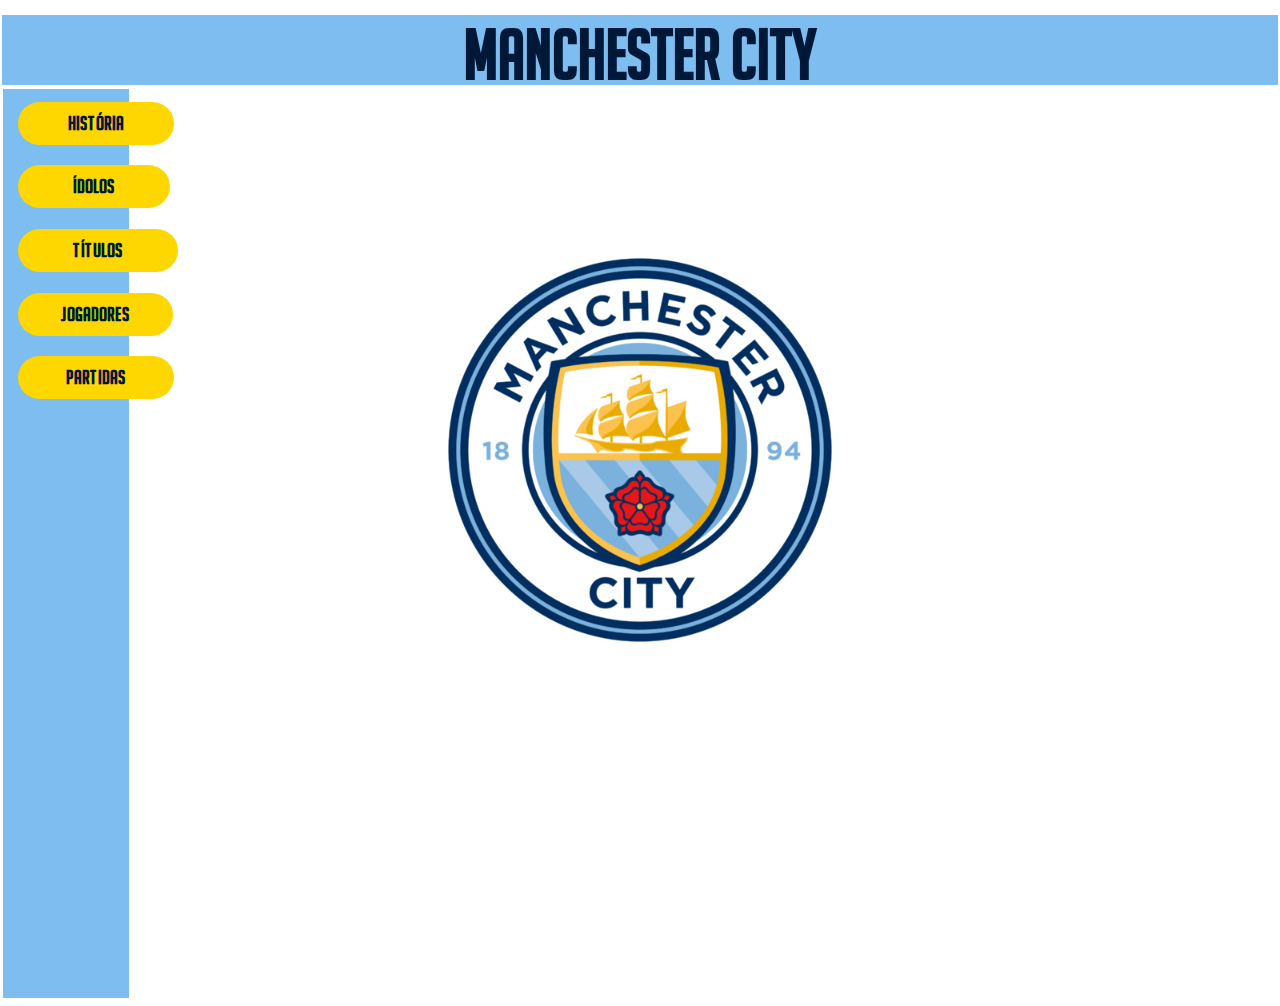
<file: index.html>
<!DOCTYPE html>
<html lang="en">

<head>
    <meta charset="UTF-8">
    <link rel="stylesheet" type="text/css" href="Style.css" />
    <title>ManCity</title>
</head>

<body>

    <div class="StyleDiv" align="center">
        <h1>MANCHESTER CITY</h1>
    </div>
    <div class="BlockOp">
       <a href="Historia.html">
        <input type="button" value="História" class="button">
       </a>
       
       <a href="Idols.html">
        <input type="button" value ="Ídolos" class="bottom">
       </a>

       <a href="Trophies.html">
        <input type="button" value="Títulos" class="bottom">
       </a>

       <a href="Players.html">
        <input type="button" value="Jogadores" class="battom">
       </a>
       
       <a href="https://www.transfermarkt.com.br/manchester-city/spielplandatum/verein/281">
        <input type="button" value="Partidas" class="pattom">
       </a>
    </div>

</body>

</html>
</file>
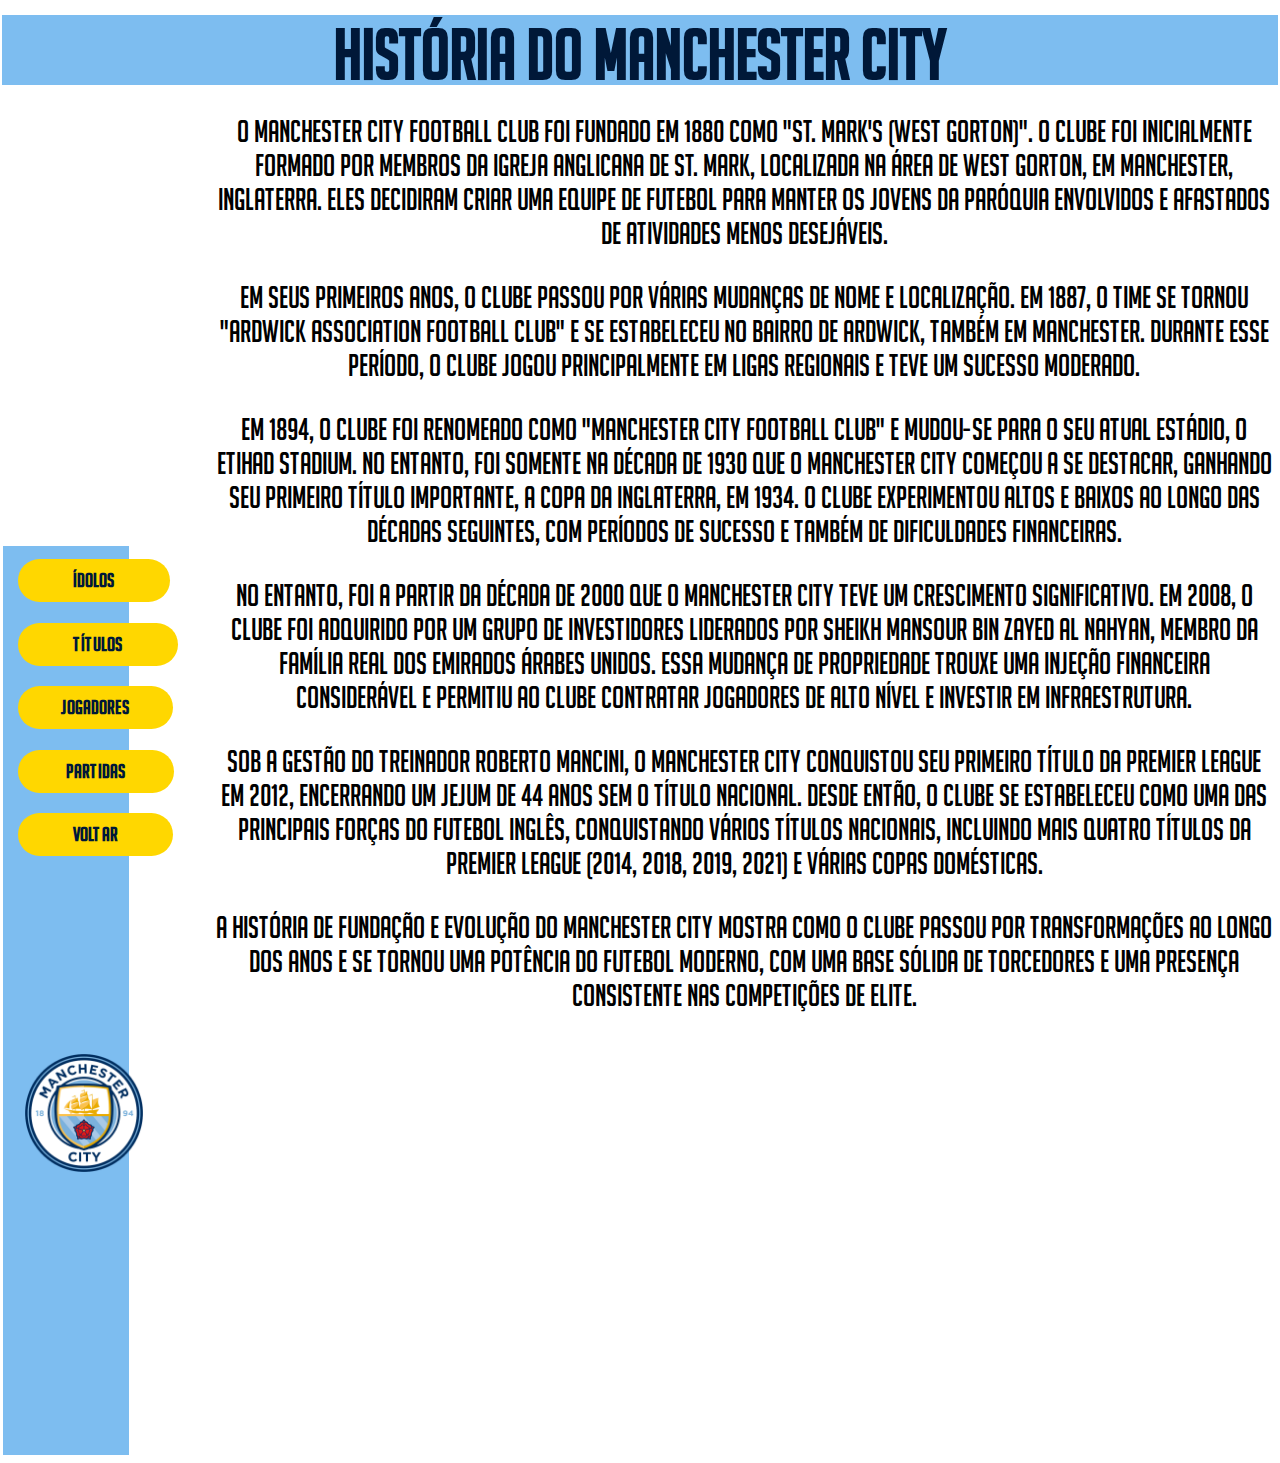
<file: Historia.html>
<!DOCTYPE html>
<html lang="en">

<head>
    <meta charset="UTF-8">
    <link rel="stylesheet" type="text/css" href="CSSHistoria.css" />
    <title>ManCityHistory</title>
</head>

<body>

    <div class="StyleDivHistoria" align="center">
        <h1>HISTÓRIA DO MANCHESTER CITY</h1>
    </div>

    <p align="center">
        O Manchester City Football Club foi fundado em 1880 como "St. Mark's (West Gorton)". O clube foi inicialmente formado por membros da Igreja Anglicana de St. Mark, localizada na área de West Gorton, em Manchester, Inglaterra. Eles decidiram criar uma equipe de futebol para manter os jovens da paróquia envolvidos e afastados de atividades menos desejáveis.
    </p>
    <p align="center">
        Em seus primeiros anos, o clube passou por várias mudanças de nome e localização. Em 1887, o time se tornou "Ardwick Association Football Club" e se estabeleceu no bairro de Ardwick, também em Manchester. Durante esse período, o clube jogou principalmente em ligas regionais e teve um sucesso moderado.
    </p>

    <p align="center">
        Em 1894, o clube foi renomeado como "Manchester City Football Club" e mudou-se para o seu atual estádio, o Etihad Stadium. No entanto, foi somente na década de 1930 que o Manchester City começou a se destacar, ganhando seu primeiro título importante, a Copa da Inglaterra, em 1934. O clube experimentou altos e baixos ao longo das décadas seguintes, com períodos de sucesso e também de dificuldades financeiras.
    </p>

    <p align="center">
        No entanto, foi a partir da década de 2000 que o Manchester City teve um crescimento significativo. Em 2008, o clube foi adquirido por um grupo de investidores liderados por Sheikh Mansour bin Zayed Al Nahyan, membro da família real dos Emirados Árabes Unidos. Essa mudança de propriedade trouxe uma injeção financeira considerável e permitiu ao clube contratar jogadores de alto nível e investir em infraestrutura.
    </p>

    <p align="center">
        Sob a gestão do treinador Roberto Mancini, o Manchester City conquistou seu primeiro título da Premier League em 2012, encerrando um jejum de 44 anos sem o título nacional. Desde então, o clube se estabeleceu como uma das principais forças do futebol inglês, conquistando vários títulos nacionais, incluindo mais quatro títulos da Premier League (2014, 2018, 2019, 2021) e várias copas domésticas.
    </p>

    <p align="center">
        A história de fundação e evolução do Manchester City mostra como o clube passou por transformações ao longo dos anos e se tornou uma potência do futebol moderno, com uma base sólida de torcedores e uma presença consistente nas competições de elite.
    </p>

    <div class="BlockOpHistoria">
        
        <a href="Idols.html">
         <input type="button" value ="Ídolos" class="bottom">
        </a>
 
        <a href="Trophies.html">
         <input type="button" value="Títulos" class="bottom">
        </a>
 
        <a href="Players.html">
         <input type="button" value="Jogadores" class="battom">
        </a>
        
        <a href="https://www.transfermarkt.com.br/manchester-city/spielplandatum/verein/281">
         <input type="button" value="Partidas" class="pattom">
        </a>
        
        <a href="index.html">
            <input type="button" value="Voltar" class="bottom">
        </a>
        
        <img src="Images/Manchester_City_Football_Club.png" class="iconDiv">

    </div>
</body>
</file>
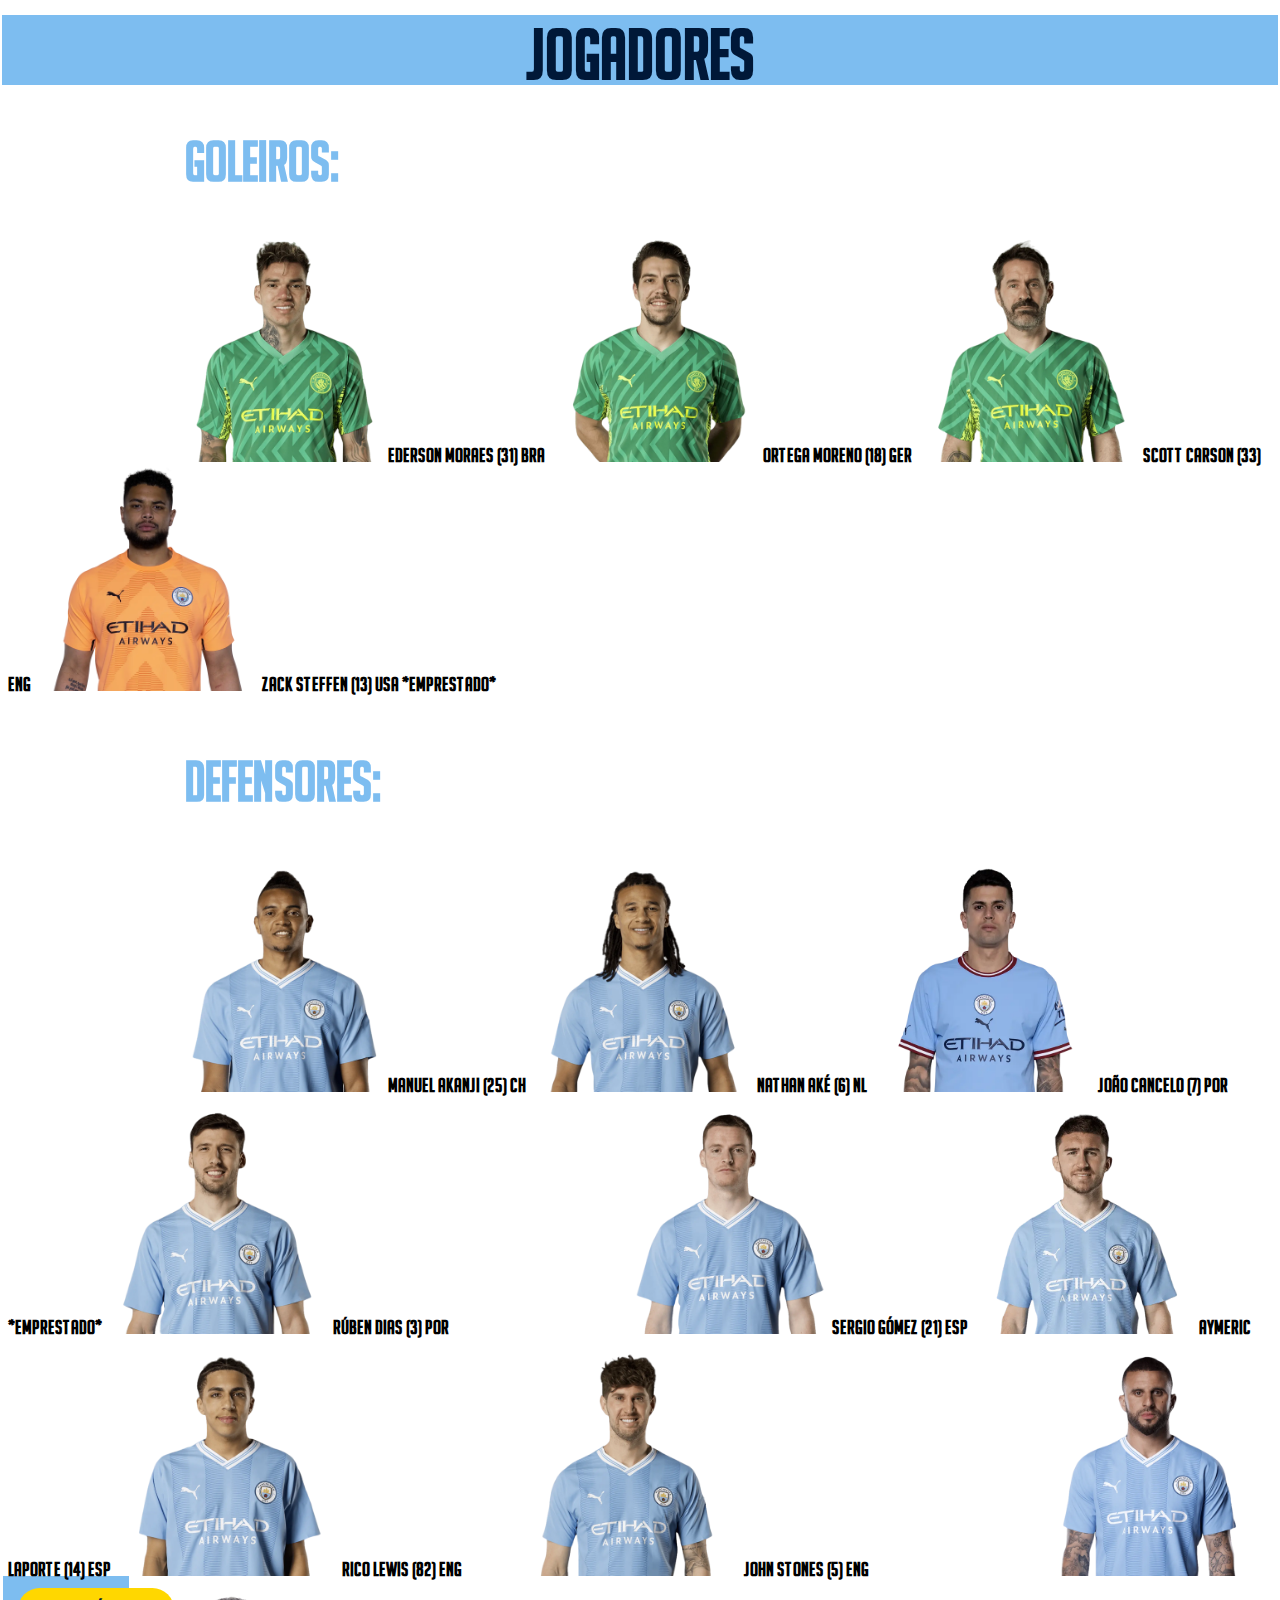
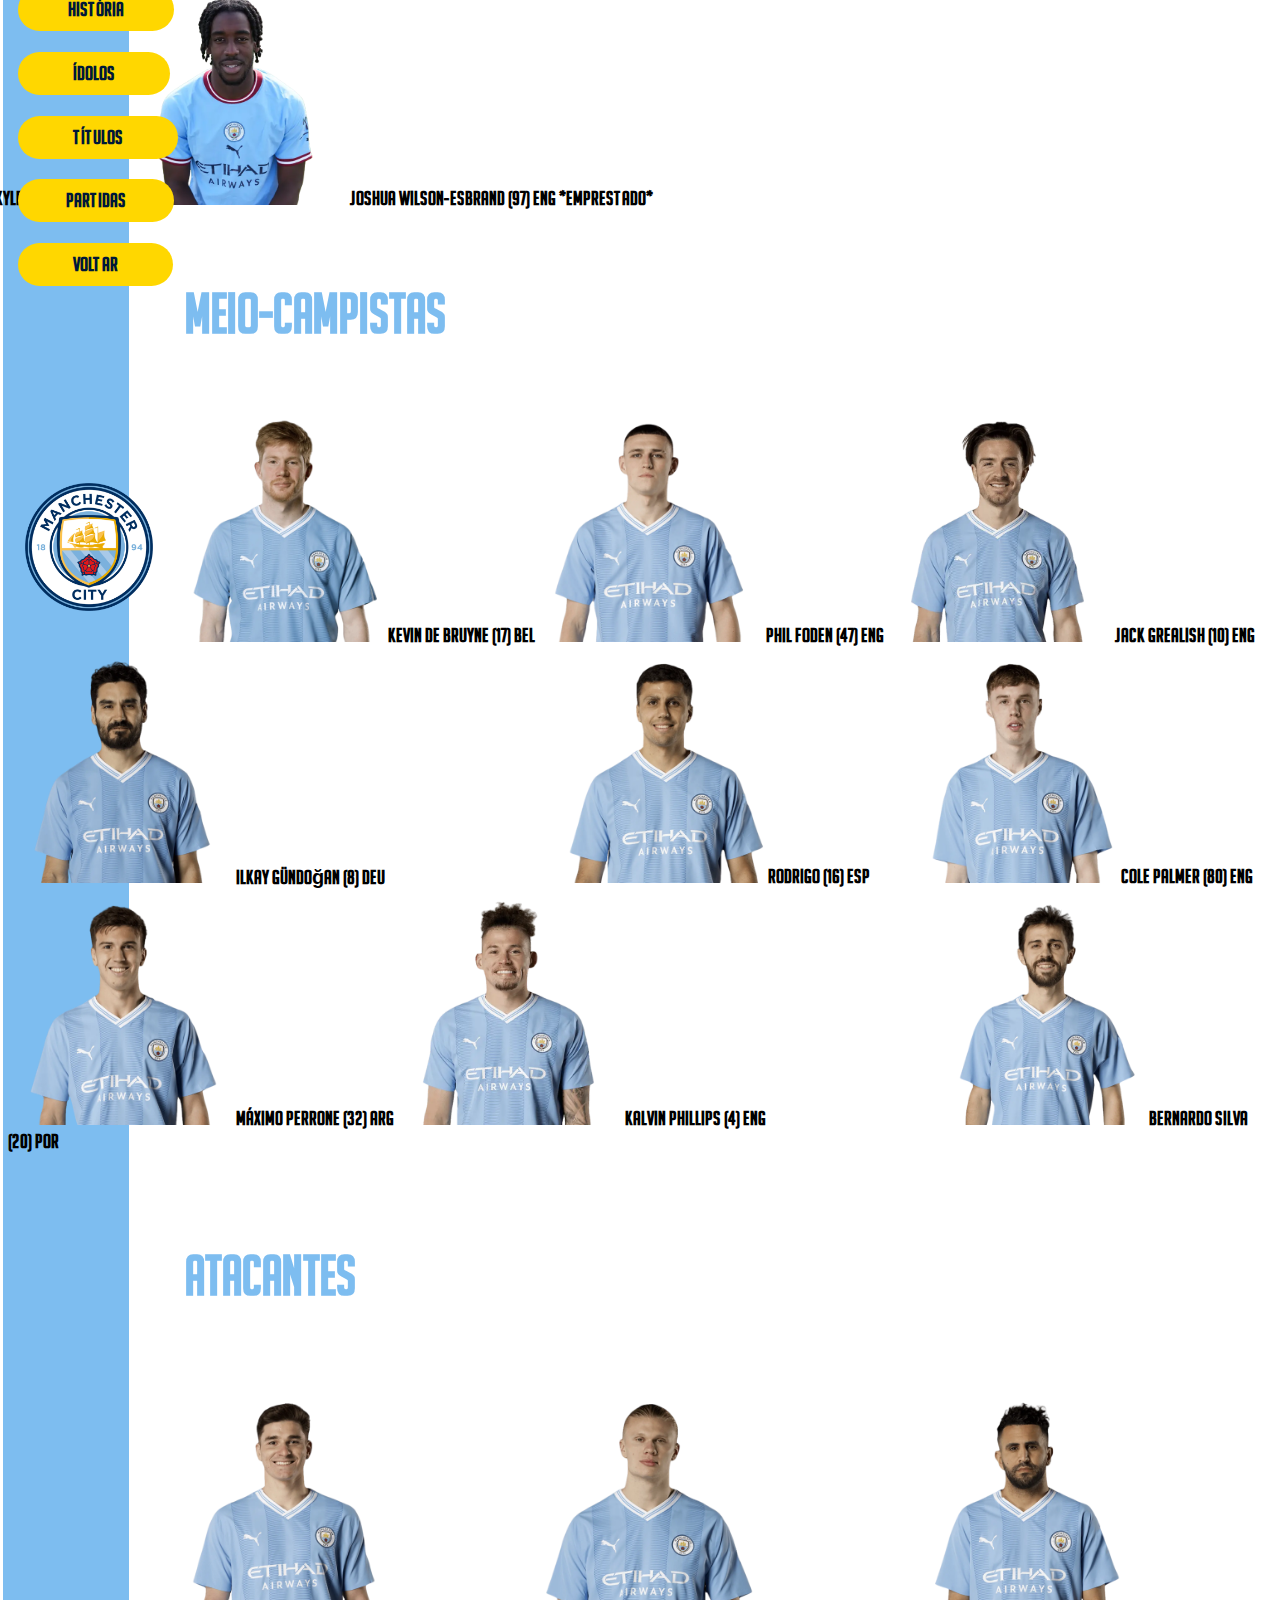
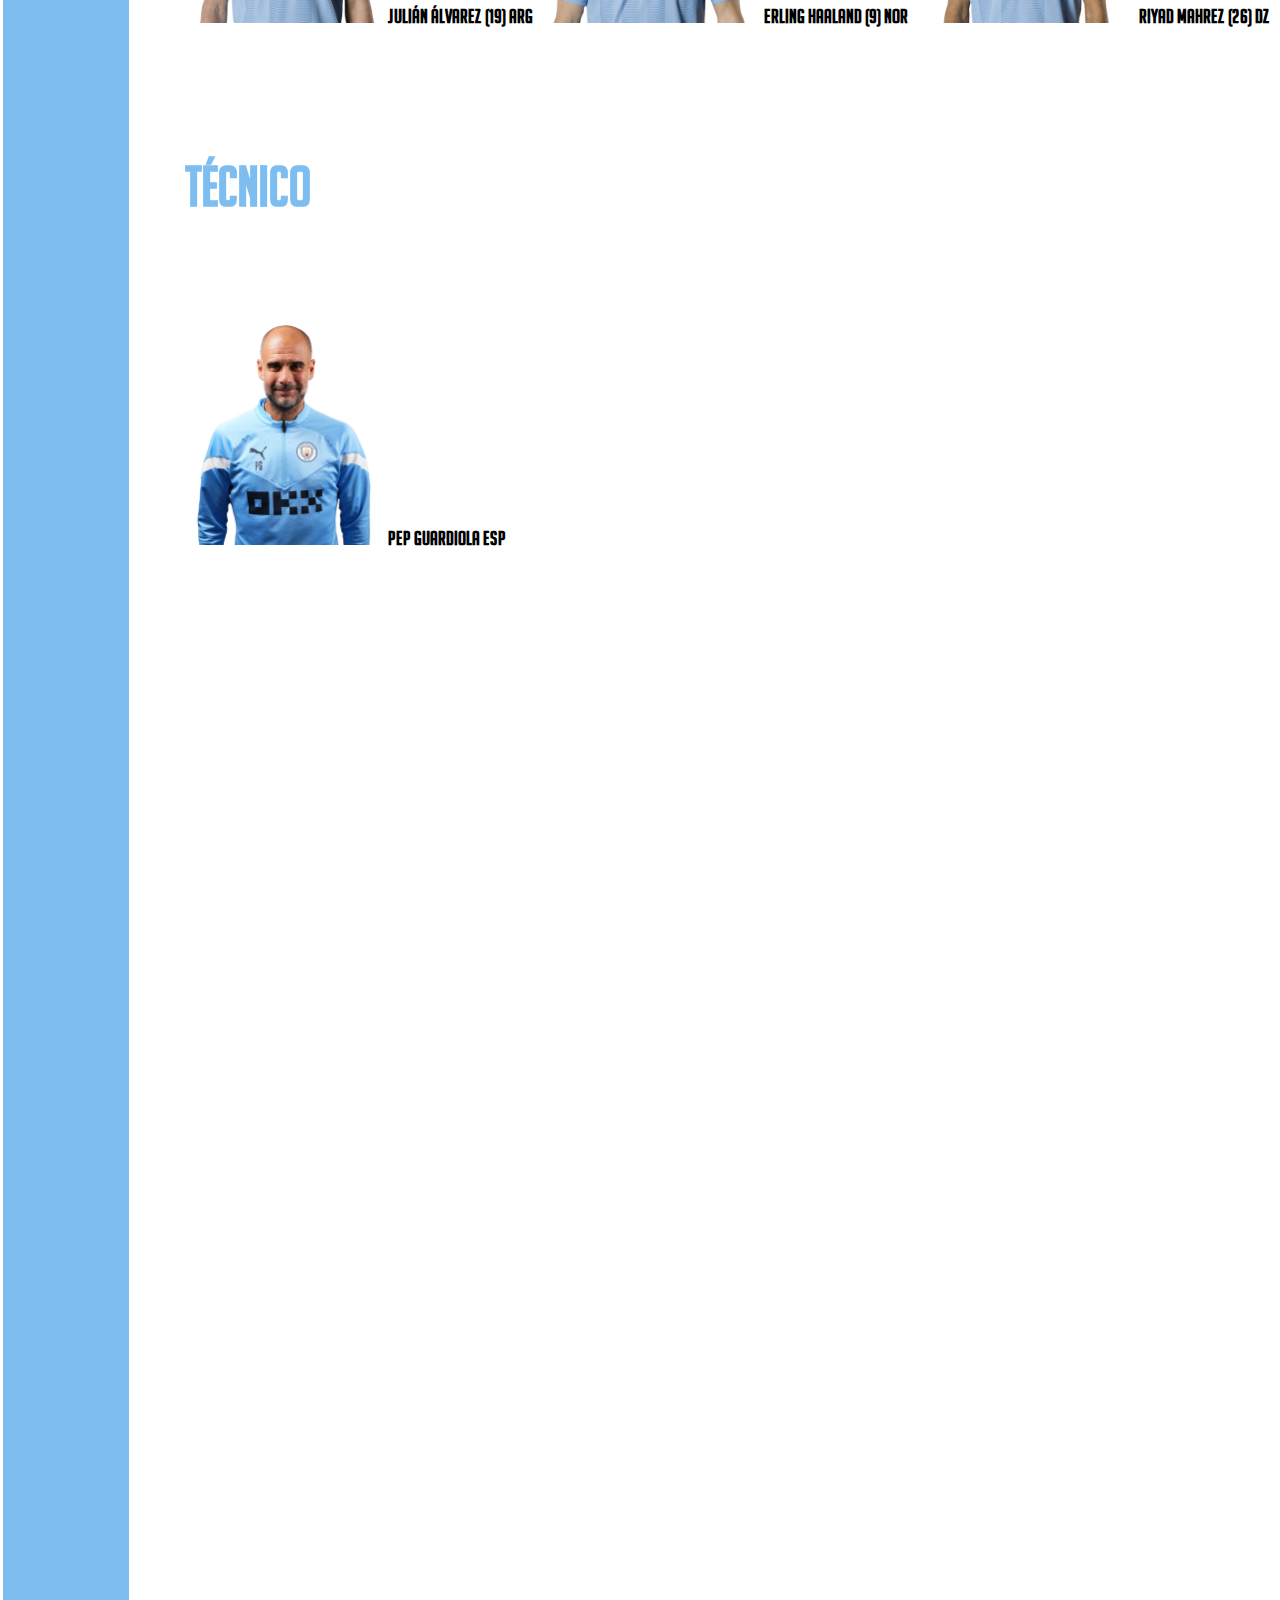
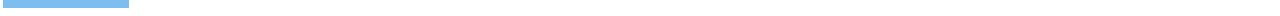
<file: Players.html>
<!DOCTYPE html>
<html lang="en">

<head>
    <meta charset="UTF-8">
    <link rel="stylesheet" type="text/css" href="CSSPlay.css" />
    <title>ManCityHistory</title>
</head>

<body>
    <div class="StyleDivPlay" align="center">
        <h1>JOGADORES</h1>
    </div>

    <h2>
        Goleiros:
    </h2>

    <img src="Images/ederson (1).webp" alt="ederson" class="ed">

    <pe>
        Ederson Moraes (31) BRA
    </pe>

    <img src="Images/stefan-ortega-morenp.webp" alt="ortega" class="or">

    <po>
        Ortega Moreno (18) GER
    </po>

    <img src="Images/scott-carson.webp" alt="carson" class="ca">

    <pc>
        Scott Carson (33) ENG
    </pc>

    <img src="Images/zack-steffen.webp" alt="steffen" class="st">

    <ps>
        Zack Steffen (13) USA *EMPRESTADO*
    </ps>

    <h3>
        Defensores:
    </h3>

    <img src="Images/manuel-akanji.webp" alt="akanji" class="ak">

    <pa>
        Manuel Akanji (25) CH
    </pa>

    <img src="Images/nathan-ake.webp" alt="ake" class="ake">

    <pake>
        Nathan Aké (6) NL
    </pake>

    <img src="Images/joao-cancelo.webp" alt="Cancelo" class="can">

    <pcan>
        João Cancelo (7) POR *EMPRESTADO*
    </pcan>

    <img src="Images/ruben-dias.webp" alt="Dias" class="di">

    <pdi>
        Rúben Dias (3) POR
    </pdi>

    <img src="Images/sergio-gomez.webp" alt="Sergio" class="go">

    <pg>
        Sergio Gómez (21) ESP
    </pg>

    <img src="Images/aymeric-laporte.webp" alt="Laporte" class="la">

    <pla>
        Aymeric Laporte (14) ESP
    </pla>

    <img src="Images/rico-lewis.webp" alt="rico" class="ri">

    <pri>
        Rico Lewis (82) ENG
    </pri>

    <img src="Images/john-stones.webp" alt="Stones" class="sto">

    <psto>
        John Stones (5) ENG
    </psto>

    <img src="Images/kyle-walker.webp" alt="Walker" class="wal">

    <pwal>
        Kyle Walker (2) ENG
    </pwal>

    <img src="Images/microsoftteams-image-36.webp" alt="Joshua" class="jos">

    <pjos>
        Joshua Wilson-Esbrand (97) ENG *EMPRESTADO*
    </pjos>

    <h4>
        MEIO-CAMPISTAS
    </h4>

    <img src="Images/kevin-de-bruyne.webp" alt="DeBruyne" class="kev">

    <pkev>
        Kevin De Bruyne (17) BEL
    </pkev>

    <img src="Images/phil-foden.webp" alt="Foden" class="fod">

    <pfod>
        Phil Foden (47) ENG
    </pfod>
    
    <img src="Images/jack-grealish.webp" alt="Grealish" class="ja">

    <pja>
        Jack Grealish (10) ENG
    </pja>

    <img src="Images/ilkay-gundogan.webp" alt="Gundogan" class="gu">

    <pgu>
        Ilkay Gündoğan (8) DEU
    </pgu>

    <img src="Images/rodrigo.webp" alt="Rodri" class="ro">
    
    <pro>
        Rodrigo (16) ESP
    </pro>

    <img src="Images/cole-palmer.webp" alt="Palmer" class="co">

    <pco>
        Cole Palmer (80) ENG
    </pco>

    <img src="Images/maximo-perrone.webp" alt="Perrone" class="pe">

    <ppe>
        Máximo Perrone (32) ARG
    </ppe>

    <img src="Images/kalvin-philips.webp" alt="Phillips" class="ka">

    <pka>
        Kalvin Phillips (4) ENG
    </pka>

    <img src="Images/bernardo-silva.webp" alt="Silva" class="si">

    <psi>
        Bernardo Silva (20) POR
    </psi>

    <h5>
        ATACANTES
    </h5>

    <img src="Images/julian-alvarez.webp" alt="Alvarez" class="ju">

    <pju>
        Julián Álvarez (19) ARG
    </pju>

    <img src="Images/erling-haaland.webp" alt="Haaland" class="ha">

    <pha>
        Erling Haaland (9) NOR
    </pha>

    <img src="Images/riyad-mahrez.webp" alt="Mahrez" class="ma">

    <pma>
        Riyad Mahrez (26) DZ
    </pma>

    <h6>
        TÉCNICO
    </h6>

    <img src="Images/pep-guardiola.webp" alt="Guardiola" class="pep">

    <ppep>
        Pep Guardiola ESP
    </ppep>

    <div class="BlockOpPlay">
        
        <a href="Historia.html">
            <input type="button" value="História" class="button">
        </a>

        <a href="Idols.html">
            <input type="button" value ="Ídolos" class="bottom">
        </a>
 
        <a href="Trophies.html">
         <input type="button" value="Títulos" class="bottom">
        </a>
        
        <a href="https://www.transfermarkt.com.br/manchester-city/spielplandatum/verein/281">
         <input type="button" value="Partidas" class="pattom">
        </a>
        
        <a href="index.html">
            <input type="button" value="Voltar" class="bottom">
        </a>
        
        <img src="Images/Manchester_City_Football_Club.png" class="iconDiv">

    </div>
</body>
</file>
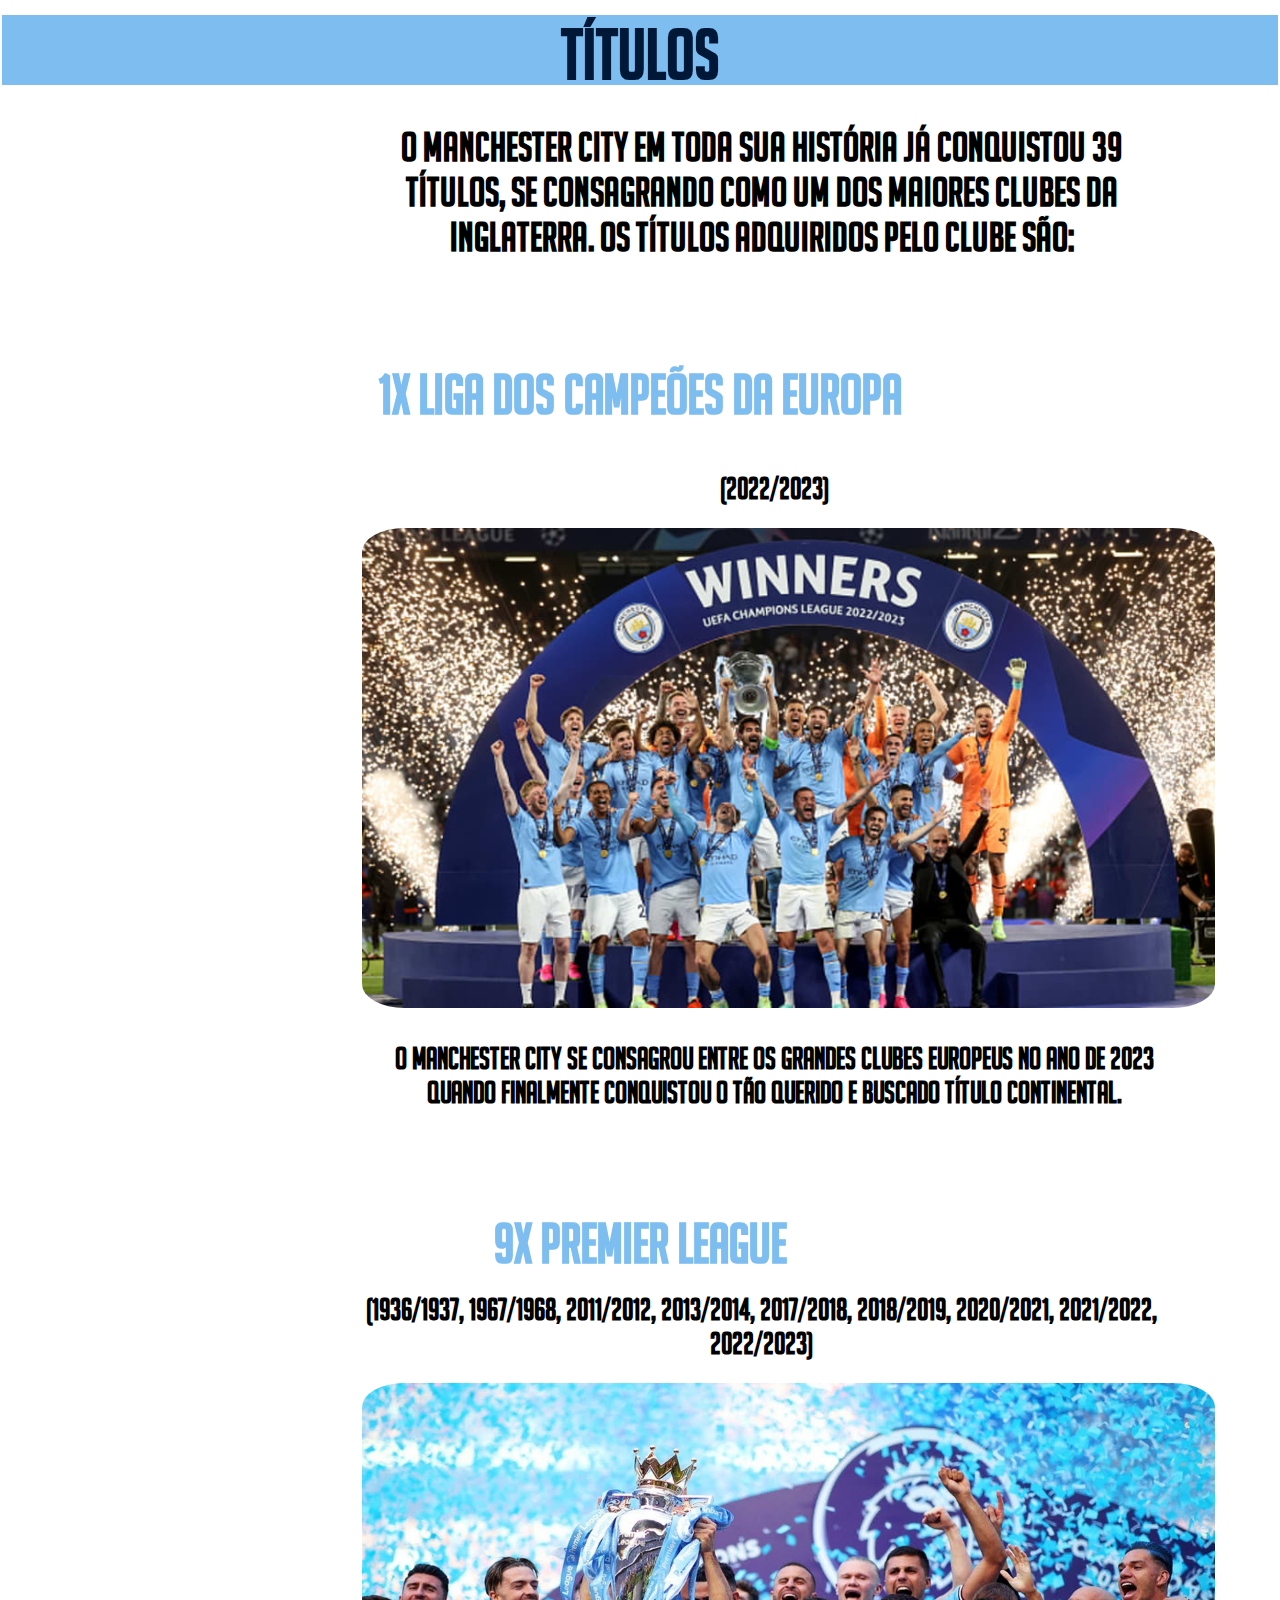
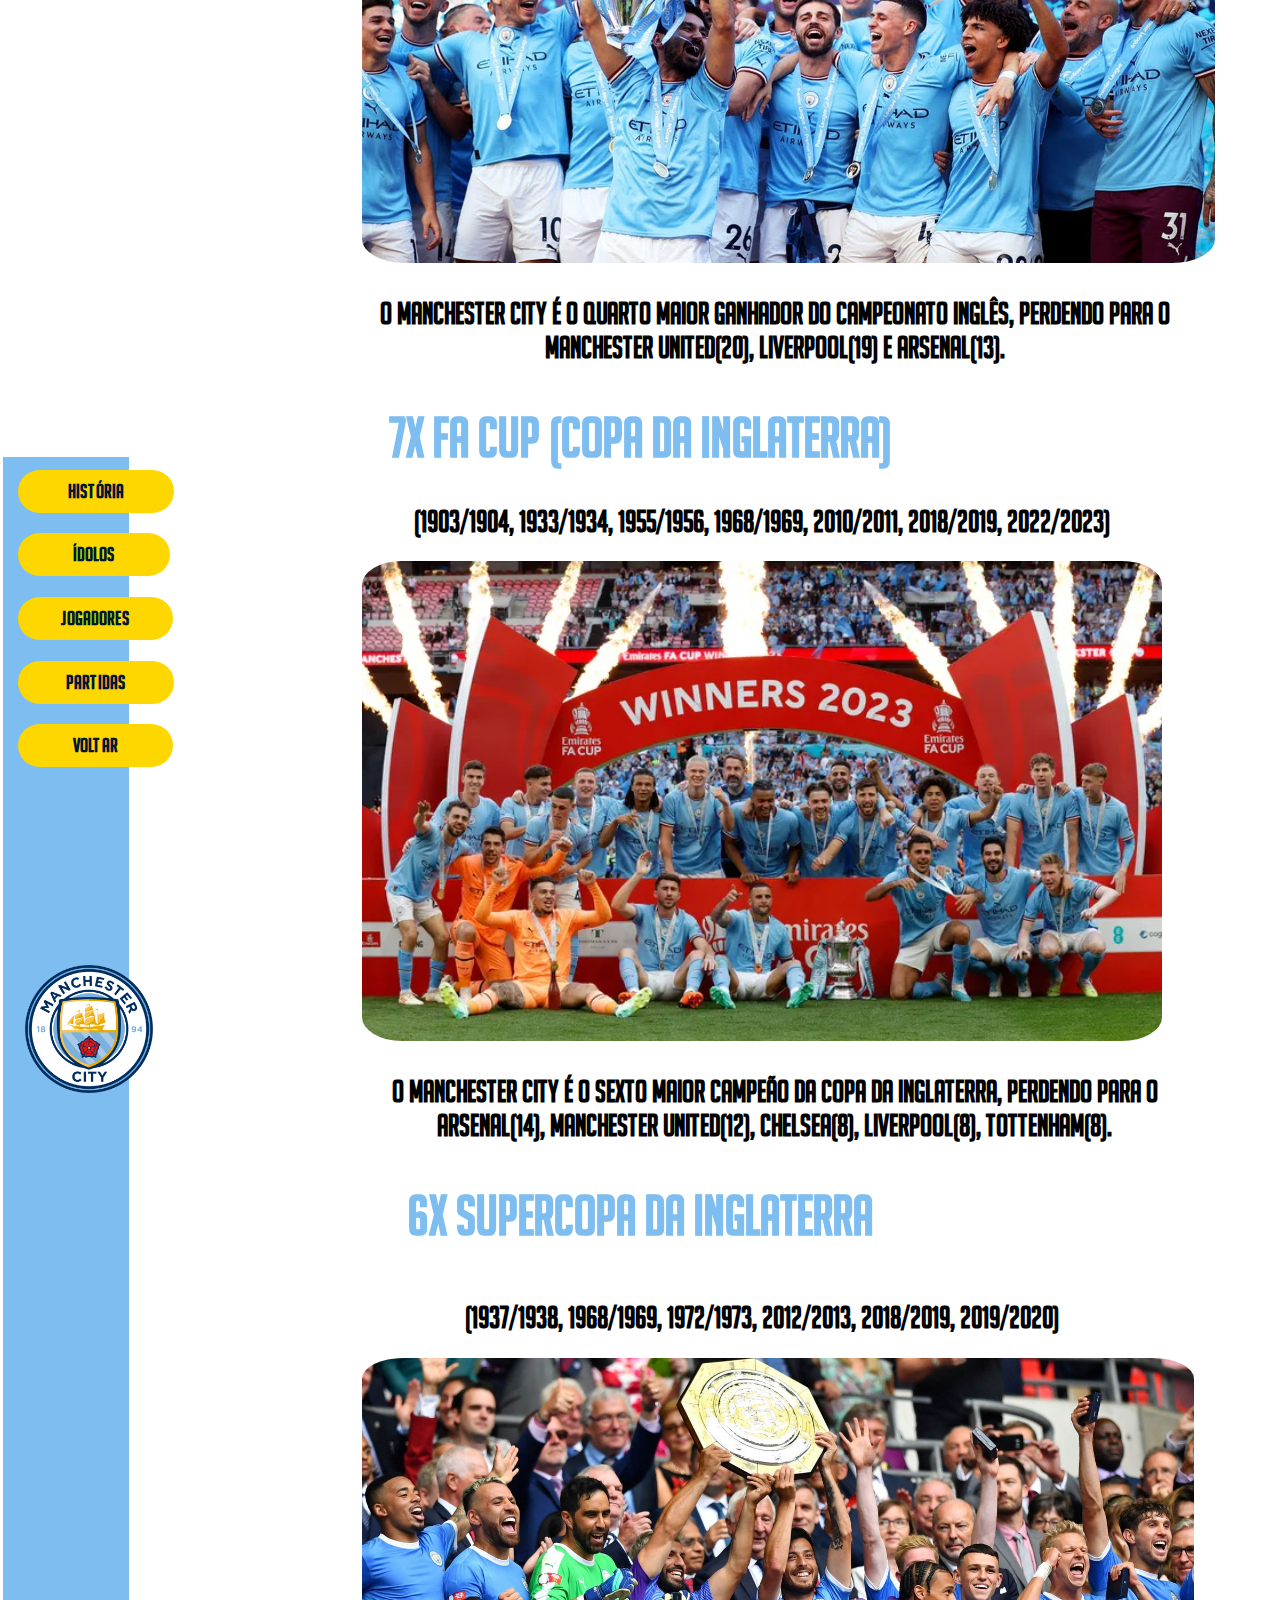
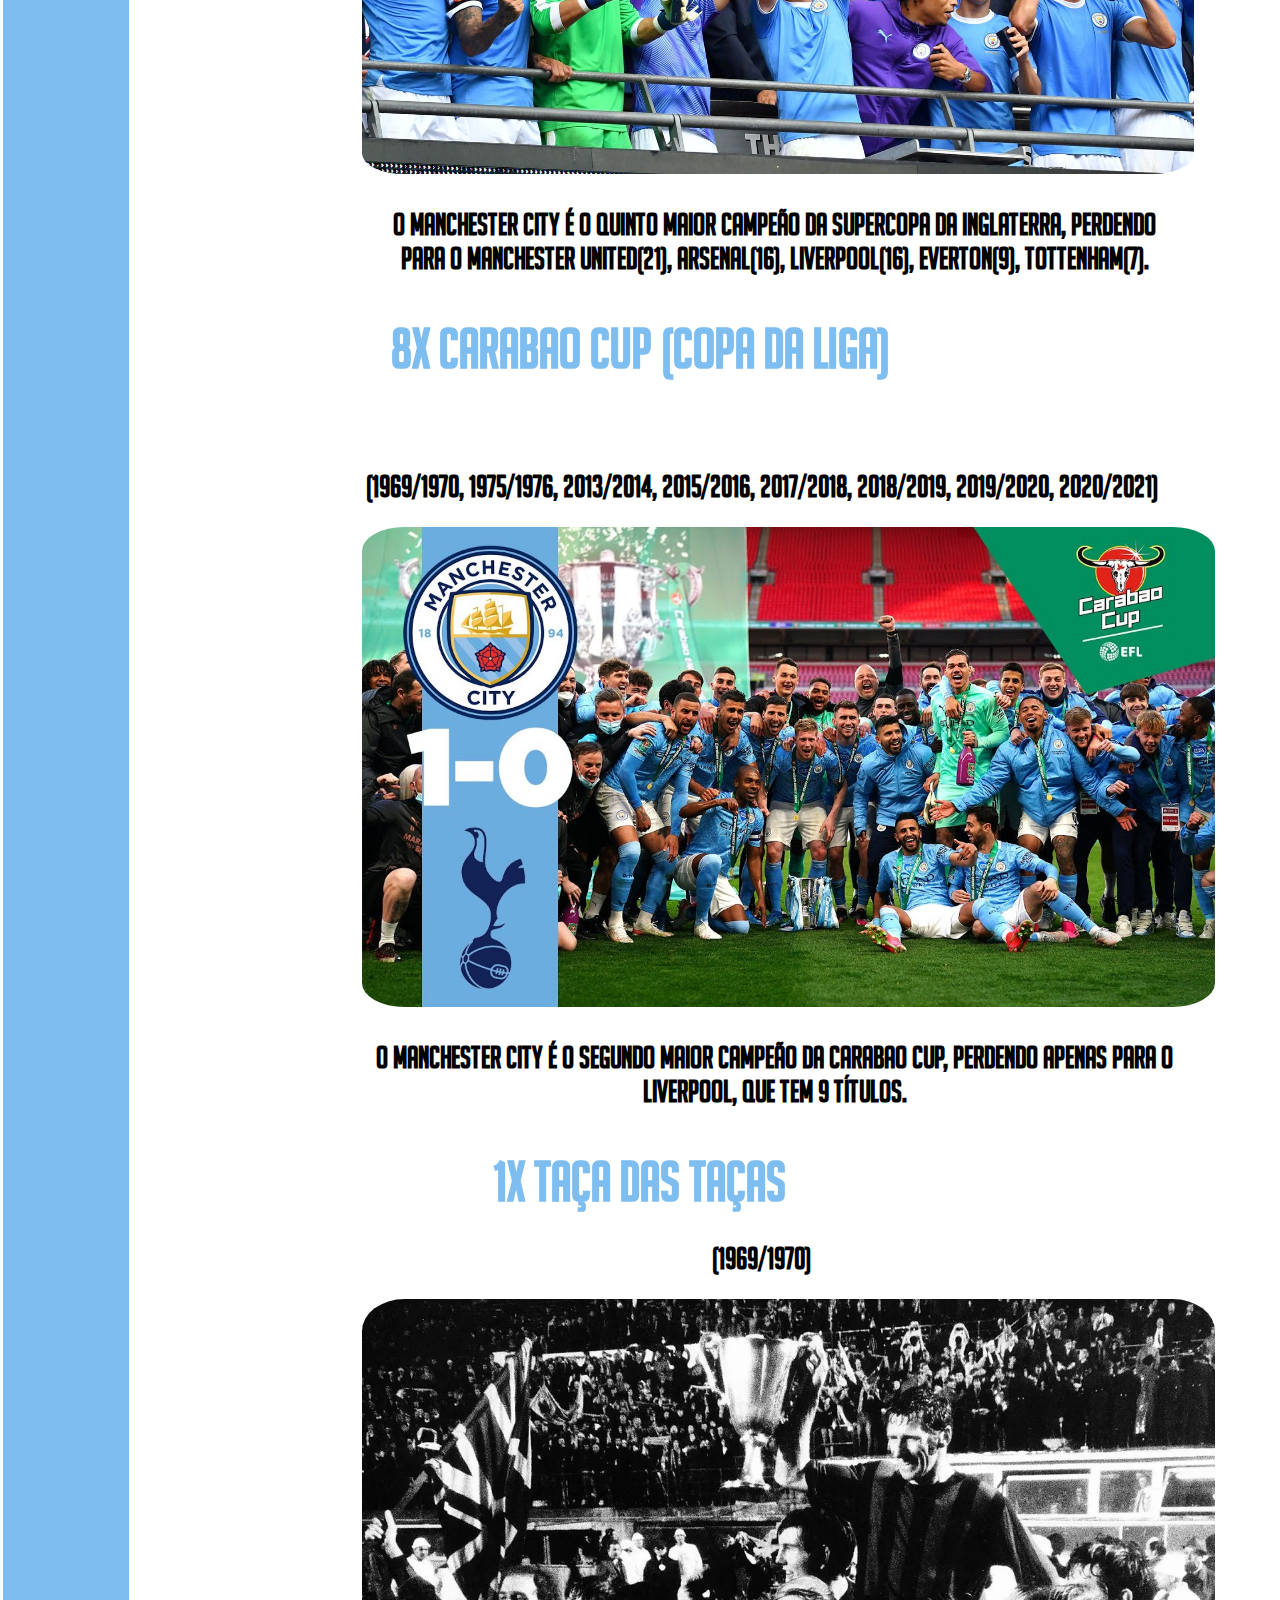
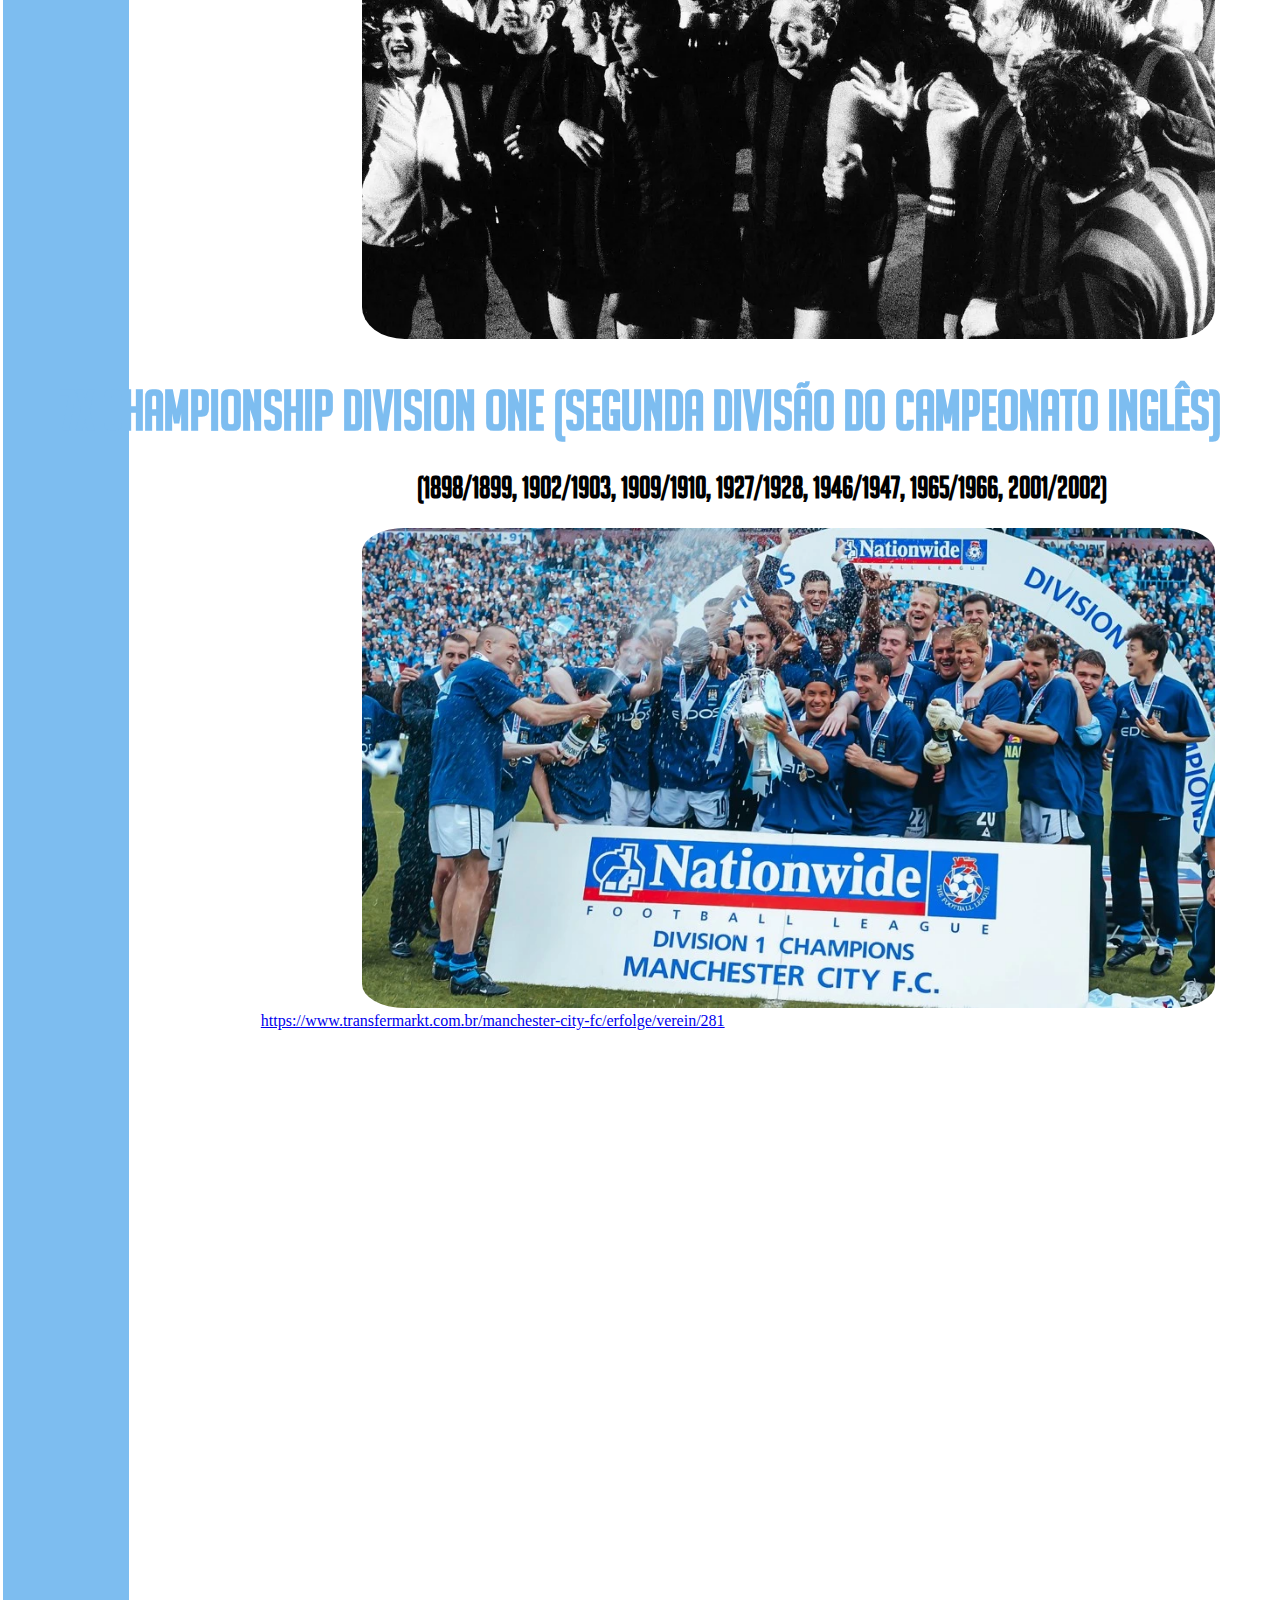
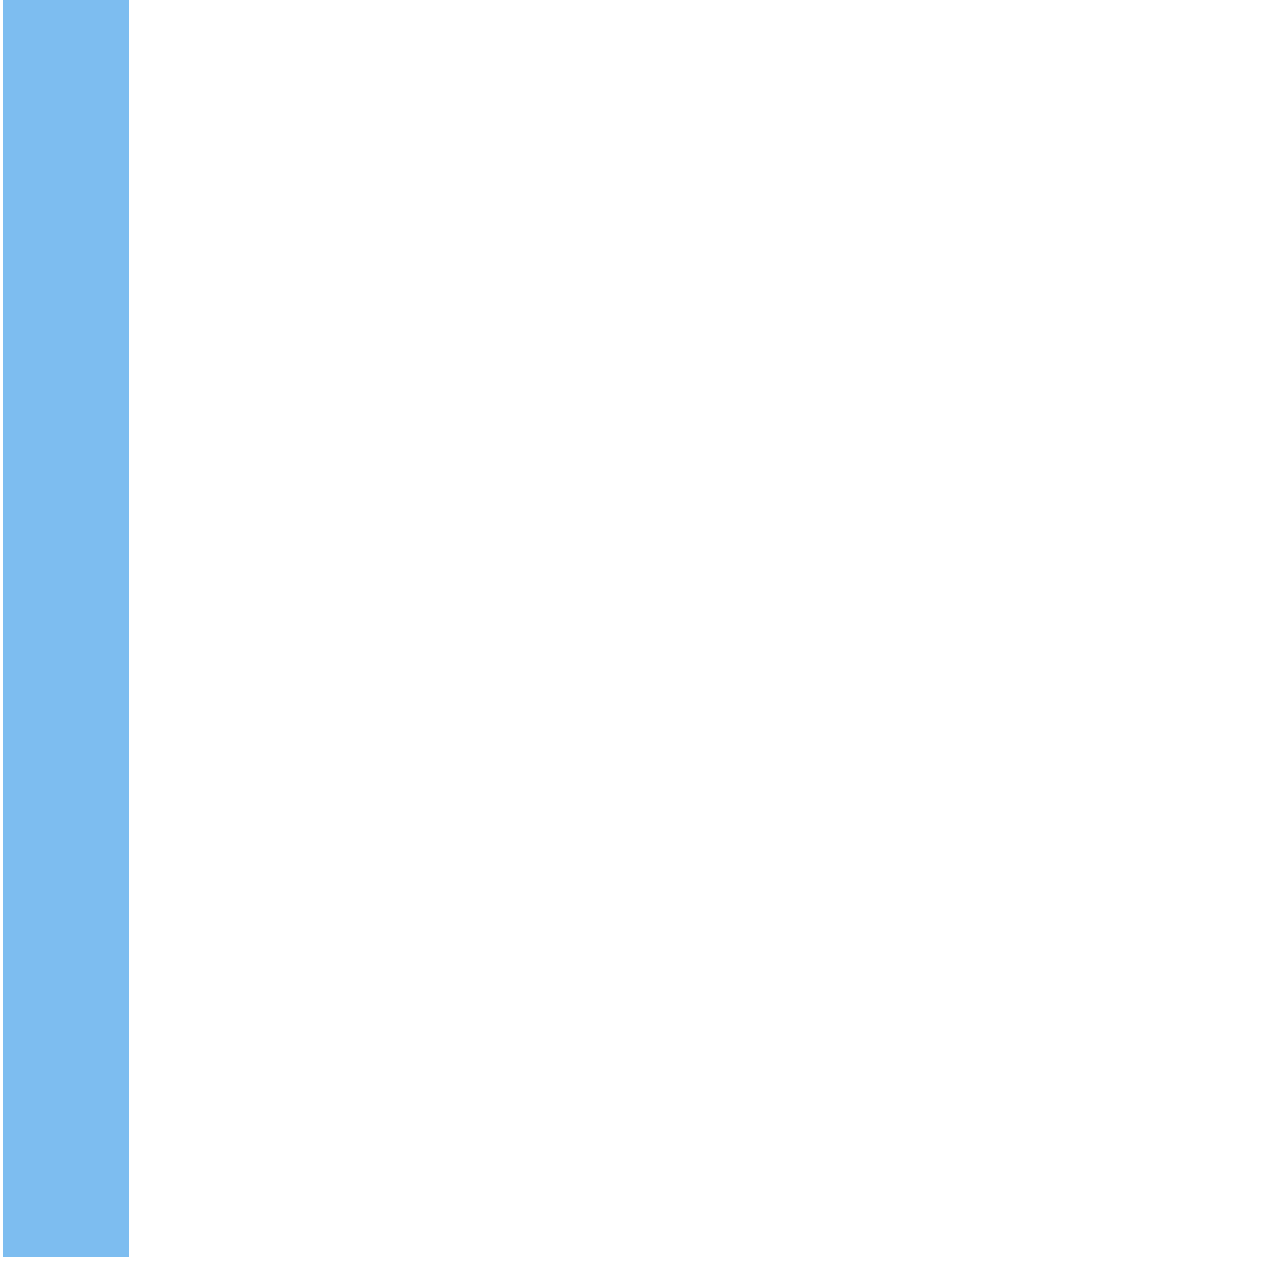
<file: Trophies.html>
<!DOCTYPE html>
<html lang="en">

<head>
    <meta charset="UTF-8">
    <link rel="stylesheet" type="text/css" href="CSST.css" />
    <title>ManCity</title>
</head>

<body>

    <div class="StyleDiv" align="center">
        <h1>Títulos</h1>
    </div>

    <p align="center">
        O Manchester City em toda sua história já conquistou 39 títulos, se consagrando como um dos maiores clubes da Inglaterra. Os títulos adquiridos pelo clube são:
    </p>

    <br>

    <h2 align="center">
        1X LIGA DOS CAMPEÕES DA EUROPA
    </h2>

    <p class="p2" align="center">
        (2022/2023)
    </p>

    <br>

    <img src="Images/ChampionsLeague.jpeg" alt="UCL" class="UCLW">

    <br>

    <p class="p2" align="center">
        O Manchester City se consagrou entre os grandes clubes europeus no ano de 2023 quando finalmente conquistou o tão querido e buscado título continental.
    </p>

    <br>

    <h3 align="center">
        9X PREMIER LEAGUE
    </h3>

    <br>

    <p align="center" class="p3">
        (1936/1937, 1967/1968, 2011/2012, 2013/2014, 2017/2018, 2018/2019, 2020/2021, 2021/2022, 2022/2023)
    </p>
    
    <br>

    <img src="Images/PremierLeague.jpg" alt="PL" class="UCLW">

    <br>

    <p align="center" class="p2">
        O Manchester City é o quarto maior ganhador do campeonato inglês, perdendo para o Manchester United(20), Liverpool(19) e Arsenal(13).
    </p>

    <br>

    <h4 align="center">
        7X FA CUP (Copa da Inglaterra)
    </h4>

    <br>

    <p align="center" class="p3">
        (1903/1904, 1933/1934, 1955/1956, 1968/1969, 2010/2011, 2018/2019, 2022/2023)
    </p>

    <br>

    <img src="Images/CopaDaInglaterra.webp" alt="FACUP" class="UCLW">

    <br>

    <p align="center" class="p2">
        O Manchester City é o sexto maior campeão da Copa da Inglaterra, perdendo para o Arsenal(14), Manchester United(12), Chelsea(8), Liverpool(8), Tottenham(8).
    </p>

    <br>

    <h5 align="center">
        6X SUPERCOPA DA INGLATERRA
    </h5>

    <br>

    <p align="center" class="p3">
        (1937/1938, 1968/1969, 1972/1973, 2012/2013, 2018/2019, 2019/2020)
    </p>

    <br>

    <img src="Images/Supercup.jpg" alt="SC" class="SCW">

    <br>

    <p align="center" class="p2">
        O Manchester City é o quinto maior campeão da Supercopa da Inglaterra, perdendo para o Manchester United(21), Arsenal(16), Liverpool(16), Everton(9), Tottenham(7).
    </p>

    <br>

    <h6 align="center">
        8X CARABAO CUP (Copa da Liga)
    </h6>

    <br>

    <p align="center" class="p3">
        (1969/1970, 1975/1976, 2013/2014, 2015/2016, 2017/2018, 2018/2019, 2019/2020, 2020/2021)
    </p>

    <br>

    <img src="Images/Carabao.jpg" alt="CarabaoCUP" class="UCLW">

    <br>

    <p align="center" class="p2">
        O Manchester City é o segundo maior campeão da Carabao Cup, perdendo apenas para o Liverpool, que tem 9 títulos.
    </p>

    <br>

    <h1  align="center" class="h7">
        1X TAÇA DAS TAÇAS
    </h1>

    <br>

    <p align="center" class="p4">
        (1969/1970)
    </p>

    <br>

    <img src="Images/Tacadastacas.webp" alt="Tacadosganhadores" class="TGT">

    <br>

    <h1 align="center" class="h8">
        7X CHAMPIONSHIP DIVISION ONE (Segunda Divisão do Campeonato Inglês)
    </h1>

    <br>

    <p align="center" class="p4">
        (1898/1899, 1902/1903, 1909/1910, 1927/1928, 1946/1947, 1965/1966, 2001/2002)
    </p>

    <br>

    <img src="Images/DIVISIONONE.webp" alt="Championship" class="UCLW">

    <a href="https://www.transfermarkt.com.br/manchester-city-fc/erfolge/verein/281" class="arrastar">
        https://www.transfermarkt.com.br/manchester-city-fc/erfolge/verein/281
    </a>

    <div class="BlockOp">
       <a href="Historia.html">
        <input type="button" value="História" class="button">
       </a>
       
       <a href="Idols.html">
        <input type="button" value ="Ídolos" class="bottom">
       </a>

       <a href="Players.html">
        <input type="button" value="Jogadores" class="battom">
       </a>
       
       <a href="https://www.transfermarkt.com.br/manchester-city/spielplandatum/verein/281">
        <input type="button" value="Partidas" class="pattom">
       </a>

       <a href="index.html">
        <input type="button" value="Voltar" class="bottom">
        </a>
        
        <img src="Images/Manchester_City_Football_Club.png" class="iconDiv">

    </div>

</body>

</html>
</file>
<file: Style.css>
body{
    background-image: url(Images/Manchester_City_Football_Club.png);
    background-size: cover;
    background-size: 30%;
    background-repeat: no-repeat;
    background-position: center center;
    background-attachment: fixed;
}
.StyleDiv{
    color: #001838;
    margin-top:-2.5%;
    margin-left: -0.5%;
    height: 70px;
    width: 101%;
    background-color: #7DBDF0;
    transition: transform 1s;
    
}
.StyleDiv:hover{
    transform: translateX(10px) scale(1.2);
}
@font-face {
    font-family: Manchester;
    src: url(bignoodletitling/big_noodle_titling.ttf)
    
  }
  
h1{
    font: bold 70px Manchester, sans-serif;
}
.BlockOp{
    background-color: #7DBDF0;
    height: 56.8rem;
    width: 10%;
    margin-left: -0.43%;
    transition: transform 1s;
    margin-top:0.3%;
}

.BlockOp:hover{
    backdrop-filter: blur(4px);
    -webkit-backdrop-filter: blur(4px);
    -moz-backdrop-filter: blur(4px);
}

.button {
    font: bold 140px Manchester, sans-serif;
    background-color: gold;
    border: none;
    color: #001838;
    padding: 10px 50px;
    text-align: center;
    text-decoration: none;
    display: inline-block;
    font-size: 20px;
    margin: 8px 15px;
    cursor: pointer;
    border-radius: 40px;
    margin-top:10%;
}

.button:hover {
    background-color: goldenrod;
    box-shadow: 0 5px #001838   ;
    transform: translateY(4px);
}

.bottom {
    font: bold 140px Manchester, sans-serif;
    background-color: gold;
    border: none;
    color: #001838;
    padding: 10px 55px;
    text-align: center;
    text-decoration: none;
    display: inline-block;
    font-size: 20px;
    margin: 8px 15px;
    cursor: pointer;
    border-radius: 40px;
    margin-top:10%;
}

.bottom:hover {
    background-color: goldenrod;
    box-shadow: 0 5px #001838   ;
    transform: translateY(4px);
}

.battom {
    font: bold 140px Manchester, sans-serif;
    background-color: gold;
    border: none;
    color: #001838;
    padding: 10px 43px;
    text-align: center;
    text-decoration: none;
    display: inline-block;
    font-size: 20px;
    margin: 8px 15px;
    cursor: pointer;
    border-radius: 40px;
    margin-top:10%;
}

.battom:hover {
    background-color: goldenrod;
    box-shadow: 0 5px #001838   ;
    transform: translateY(4px);
}

.pattom {
    font: bold 140px Manchester, sans-serif;
    background-color: gold;
    border: none;
    color: #001838;
    padding: 10px 48px;
    text-align: center;
    text-decoration: none;
    display: inline-block;
    font-size: 20px;
    margin: 8px 15px;
    cursor: pointer;
    border-radius: 40px;
    margin-top:10%;
}

.pattom:hover {
    background-color: goldenrod;
    box-shadow: 0 5px #001838   ;
    transform: translateY(4px);
}
</file>
<file: CSSHistoria.css>
.StyleDivHistoria{
    color: #001838;
    margin-top:-2.52%;
    margin-left: -0.5%;
    height: 70px;
    width: 101%;
    background-color: #7DBDF0;
    transition: transform 1s;
    
}
.StyleDivHistoria:hover{
    transform: translateX(10px) scale(1.2);
}
@font-face {
    font-family: Manchester;
    src: url(bignoodletitling/big_noodle_titling.ttf)
    
  }
  
h1{
    font: bold 70px Manchester, sans-serif;
}

p{
    font:30px Manchester, sans-serif;
    margin-left: 13rem;
}

.BlockOpHistoria{
    background-color: #7DBDF0;
    height: 56.8rem;
    width: 10%;
    margin-left: -0.43%;
    transition: transform 1s;
    margin-top:-39.3%;
}

.button {
    font: bold 140px Manchester, sans-serif;
    background-color: gold;
    border: none;
    color: #001838;
    padding: 10px 50px;
    text-align: center;
    text-decoration: none;
    display: inline-block;
    font-size: 20px;
    margin: 8px 15px;
    cursor: pointer;
    border-radius: 40px;
    margin-top:10%;
}

.button:hover {
    background-color: goldenrod;
    box-shadow: 0 5px #001838   ;
    transform: translateY(4px);
}

.bottom {
    font: bold 140px Manchester, sans-serif;
    background-color: gold;
    border: none;
    color: #001838;
    padding: 10px 55px;
    text-align: center;
    text-decoration: none;
    display: inline-block;
    font-size: 20px;
    margin: 8px 15px;
    cursor: pointer;
    border-radius: 40px;
    margin-top:10%;
}

.bottom:hover {
    background-color: goldenrod;
    box-shadow: 0 5px #001838   ;
    transform: translateY(4px);
}

.battom {
    font: bold 140px Manchester, sans-serif;
    background-color: gold;
    border: none;
    color: #001838;
    padding: 10px 43px;
    text-align: center;
    text-decoration: none;
    display: inline-block;
    font-size: 20px;
    margin: 8px 15px;
    cursor: pointer;
    border-radius: 40px;
    margin-top:10%;
}

.battom:hover {
    background-color: goldenrod;
    box-shadow: 0 5px #001838   ;
    transform: translateY(4px);
}

.pattom {
    font: bold 140px Manchester, sans-serif;
    background-color: gold;
    border: none;
    color: #001838;
    padding: 10px 48px;
    text-align: center;
    text-decoration: none;
    display: inline-block;
    font-size: 20px;
    margin: 8px 15px;
    cursor: pointer;
    border-radius: 40px;
    margin-top:10%;
}

.pattom:hover {
    background-color: goldenrod;
    box-shadow: 0 5px #001838   ;
    transform: translateY(4px);
}

.iconDiv{
    margin-top: 150%;
    height: 13%;
    margin-left: 18%;
}
</file>
<file: CSSPlay.css>
.StyleDivPlay{
    color: #001838;
    margin-top: -2.52%;
    margin-left: -0.5%;
    height: 70px;
    width: 101%;
    background-color: #7DBDF0;
    transition: transform 1s;
        
}
.StyleDivPlay:hover{
    transform: translateX(10px) scale(1.2);
}

@font-face {
    font-family: Manchester;
    src: url(bignoodletitling/big_noodle_titling.ttf)
        
}
    
h1{
     font: bold 70px Manchester, sans-serif;
}
h2{
     font: bold 55px Manchester, sans-serif;
     margin-left: 14%;
     color: #7DBDF0;
}

h3{
    font: bold 55px Manchester, sans-serif;
    color: #7DBDF0;
    margin-left: 14%;
}

h4{
    font: bold 55px Manchester, sans-serif;
    color: #7DBDF0;
    margin-left: 14%;
}

h5{
    font: bold 55px Manchester, sans-serif;
    color: #7DBDF0;
    margin-left: 14%;
}

h6{
    font: bold 55px Manchester, sans-serif;
    color: #7DBDF0;
    margin-left: 14%;
}

.BlockOpPlay{
    background-color: #7DBDF0;
    height: 202rem;
    width: 10%;
    margin-left: -0.43%;
    transition: transform 1s;
    margin-top: -172%;
}
.button {
    font: bold 140px Manchester, sans-serif;
    background-color: gold;
    border: none;
    color: #001838;
    padding: 10px 50px;
    text-align: center;
    text-decoration: none;
    display: inline-block;
    font-size: 20px;
    margin: 8px 15px;
    cursor: pointer;
    border-radius: 40px;
    margin-top:10%;
}

.button:hover {
    background-color: goldenrod;
    box-shadow: 0 5px #001838   ;
    transform: translateY(4px);
}

.bottom {
    font: bold 140px Manchester, sans-serif;
    background-color: gold;
    border: none;
    color: #001838;
    padding: 10px 55px;
    text-align: center;
    text-decoration: none;
    display: inline-block;
    font-size: 20px;
    margin: 8px 15px;
    cursor: pointer;
    border-radius: 40px;
    margin-top:10%;
}

.bottom:hover {
    background-color: goldenrod;
    box-shadow: 0 5px #001838   ;
    transform: translateY(4px);
}

.battom {
    font: bold 140px Manchester, sans-serif;
    background-color: gold;
    border: none;
    color: #001838;
    padding: 10px 43px;
    text-align: center;
    text-decoration: none;
    display: inline-block;
    font-size: 20px;
    margin: 8px 15px;
    cursor: pointer;
    border-radius: 40px;
    margin-top:10%;
}

.battom:hover {
    background-color: goldenrod;
    box-shadow: 0 5px #001838   ;
    transform: translateY(4px);
}

.pattom {
    font: bold 140px Manchester, sans-serif;
    background-color: gold;
    border: none;
    color: #001838;
    padding: 10px 48px;
    text-align: center;
    text-decoration: none;
    display: inline-block;
    font-size: 20px;
    margin: 8px 15px;
    cursor: pointer;
    border-radius: 40px;
    margin-top:10%;
}

.pattom:hover {
    background-color: goldenrod;
    box-shadow: 0 5px #001838   ;
    transform: translateY(4px);
}

.iconDiv{
    margin-top: 150%;
    height: 8rem;
    margin-left: 18%;
}

.ed{
    height: 14rem;
    margin-left: 13%;
    margin-top: -1%;
}

.or{
    height: 14rem;
}

.ca{
    height: 14rem;
}

.st{
    height: 14rem;
}

.ak{
    height: 14rem;
    margin-left: 13%;
    margin-top: -1%;
}

.ake{
    height: 14rem;
}

.can{
    height: 14rem;
}

.di{
    height: 14rem;
}

.go{
    height: 14rem;
    margin-left: 13%;
    margin-top: 1%;
}

.la{
    height: 14rem;
}

.ri{
    height: 14rem;
}

.sto{
    height: 14rem;
    margin-left: 4%;
}

.wal{
    height: 14rem;
    margin-left: 13%;
    margin-top: 1%;
}

.jos{
    height: 14rem;
}

.kev{
    height: 14rem;
    margin-left: 13%;
    margin-top: -2%;
}

.fod{
    height: 14rem;
}

.ja{
    height: 14rem;
}

.gu{
    height: 14rem;
}

.ro{
    height: 14rem;
    margin-left: 13%;
    margin-top: 1%;
}

.co{
    height: 14rem;
    margin-left: 2.6%;
}

.pe{
    height: 14rem;
}

.ka{
    height: 14rem;
}

.si{
    height: 14rem;
    margin-left: 13%;
    margin-top: 1%;
}

.ju{
    height: 14rem;
    margin-left: 13%;
    margin-top: -2%;
}

.ha{
    height: 14rem;
}

.ma{
    height: 14rem;
}

.pep{
    height: 14rem;
    margin-left: 13%;
    margin-top: -2%;
}

pe{
    font: bold 20px Manchester, sans-serif;
    margin-left: -1%;
}

po{
    font: bold 20px Manchester, sans-serif;
    margin-left: -1%;
}

pc{
    font: bold 20px Manchester, sans-serif;
}

ps{
    font: bold 20px Manchester, sans-serif;
}

pa{
    font: bold 20px Manchester, sans-serif;
    margin-left: -1%;
}

pake{
    font: bold 20px Manchester, sans-serif;
}

pcan{
    font: bold 20px Manchester, sans-serif;
}

pdi{
    font: bold 20px Manchester, sans-serif;
}

pg{
    font: bold 20px Manchester, sans-serif;
    margin-left: -1%;
}

pla{
    font: bold 20px Manchester, sans-serif;
}

pri{
    font: bold 20px Manchester, sans-serif;
}

psto{
    font: bold 20px Manchester, sans-serif;
}

pwal{
    font: bold 20px Manchester, sans-serif;
    margin-left: -1%;
}

pjos{
    font: bold 20px Manchester, sans-serif;
}

pkev{
    font: bold 20px Manchester, sans-serif;
    margin-left: -1%;
}

pfod{
    font: bold 20px Manchester, sans-serif;
}

pja{
    font: bold 20px Manchester, sans-serif;
}

pgu{
    font: bold 20px Manchester, sans-serif;
}

pro{
    font: bold 20px Manchester, sans-serif;
    margin-left: -1%;
}

pco{
    font: bold 20px Manchester, sans-serif;
    margin-left: -1%;
}

ppe{
    font: bold 20px Manchester, sans-serif;
}

pka{
    font: bold 20px Manchester, sans-serif;
}

psi{
    font: bold 20px Manchester, sans-serif;
    margin-left: -1%;
}

pju{
    font: bold 20px Manchester, sans-serif;
    margin-left: -1%;
}

pha{
    font: bold 20px Manchester, sans-serif;
}

pma{
    font: bold 20px Manchester, sans-serif;
}

ppep{
    font: bold 20px Manchester, sans-serif;
    margin-left: -1%;
}
</file>
<file: CSST.css>
.StyleDiv{
    color: #001838;
    margin-top:-2.5%;
    margin-left: -0.5%;
    height: 70px;
    width: 101%;
    background-color: #7DBDF0;
    transition: transform 1s;
    
}
.StyleDiv:hover{
    transform: translateX(10px) scale(1.2);
}
@font-face {
    font-family: Manchester;
    src: url(bignoodletitling/big_noodle_titling.ttf)
    
  }
  
h1{
    font: bold 70px Manchester, sans-serif;
}

h2{
    font: bold 55px Manchester, sans-serif;
    color: #7DBDF0;
}

h3{
    font: bold 55px Manchester, sans-serif;
    color: #7DBDF0;
}

h4{
    font: bold 55px Manchester, sans-serif;
    color: #7DBDF0;
    margin-top: -0.5%;
}

h5{
    font: bold 55px Manchester, sans-serif;
    color: #7DBDF0;
    margin-top: -0.5%;
}

h6{
    font: bold 55px Manchester, sans-serif;
    color: #7DBDF0;
    margin-top: -0.5%;
}

.h7{
    font: bold 55px Manchester, sans-serif;
    color: #7DBDF0;
    margin-top: -0.5%;
}

.h8{
    font: bold 55px Manchester, sans-serif;
    color: #7DBDF0;
}

p{
    font: bold 40px Manchester, sans-serif;
    width: 50rem;
    margin-left: 28%;
}

.p2{
    font: bold 30px Manchester, sans-serif;
    width: 50rem;
    margin-left: 29%;
}

.p3{
    font: bold 30px Manchester, sans-serif;
    width: 50rem;
    margin-left: 28%;
    margin-top: -4.4%;
}

.p4{
    font: bold 30px Manchester, sans-serif;
    width: 50rem;
    margin-left: 28%;
    margin-top: -2%;
}

.UCLW{
    height: 30rem;
    margin-top: -2%;
    margin-left: 28%;
    border-radius: 5%;
}

.SCW{
    height: 26rem;
    margin-top: -2%;
    margin-left: 28%;
    border-radius: 5%;
}

.TGT{
    height: 40rem;
    margin-top: -2%;
    margin-left: 28%;
    border-radius: 5%;
}

.BlockOp{
    background-color: #7DBDF0;
    height: 350rem;
    width: 10%;
    margin-left: -0.43%;
    transition: transform 1s;
    margin-top:-298.5%;
}

.BlockOp:hover{
    backdrop-filter: blur(4px);
    -webkit-backdrop-filter: blur(4px);
    -moz-backdrop-filter: blur(4px);
}

.button {
    font: bold 140px Manchester, sans-serif;
    background-color: gold;
    border: none;
    color: #001838;
    padding: 10px 50px;
    text-align: center;
    text-decoration: none;
    display: inline-block;
    font-size: 20px;
    margin: 8px 15px;
    cursor: pointer;
    border-radius: 40px;
    margin-top:10%;
}

.button:hover {
    background-color: goldenrod;
    box-shadow: 0 5px #001838   ;
    transform: translateY(4px);
}

.bottom {
    font: bold 140px Manchester, sans-serif;
    background-color: gold;
    border: none;
    color: #001838;
    padding: 10px 55px;
    text-align: center;
    text-decoration: none;
    display: inline-block;
    font-size: 20px;
    margin: 8px 15px;
    cursor: pointer;
    border-radius: 40px;
    margin-top:10%;
}

.bottom:hover {
    background-color: goldenrod;
    box-shadow: 0 5px #001838   ;
    transform: translateY(4px);
}

.battom {
    font: bold 140px Manchester, sans-serif;
    background-color: gold;
    border: none;
    color: #001838;
    padding: 10px 43px;
    text-align: center;
    text-decoration: none;
    display: inline-block;
    font-size: 20px;
    margin: 8px 15px;
    cursor: pointer;
    border-radius: 40px;
    margin-top:10%;
}

.battom:hover {
    background-color: goldenrod;
    box-shadow: 0 5px #001838   ;
    transform: translateY(4px);
}

.pattom {
    font: bold 140px Manchester, sans-serif;
    background-color: gold;
    border: none;
    color: #001838;
    padding: 10px 48px;
    text-align: center;
    text-decoration: none;
    display: inline-block;
    font-size: 20px;
    margin: 8px 15px;
    cursor: pointer;
    border-radius: 40px;
    margin-top:10%;
}

.pattom:hover {
    background-color: goldenrod;
    box-shadow: 0 5px #001838   ;
    transform: translateY(4px);
}

.iconDiv{
    margin-top: 150%;
    height: 8rem;
    margin-left: 18%;
}

.arrastar{
    margin-left: 20%;
}
</file>
